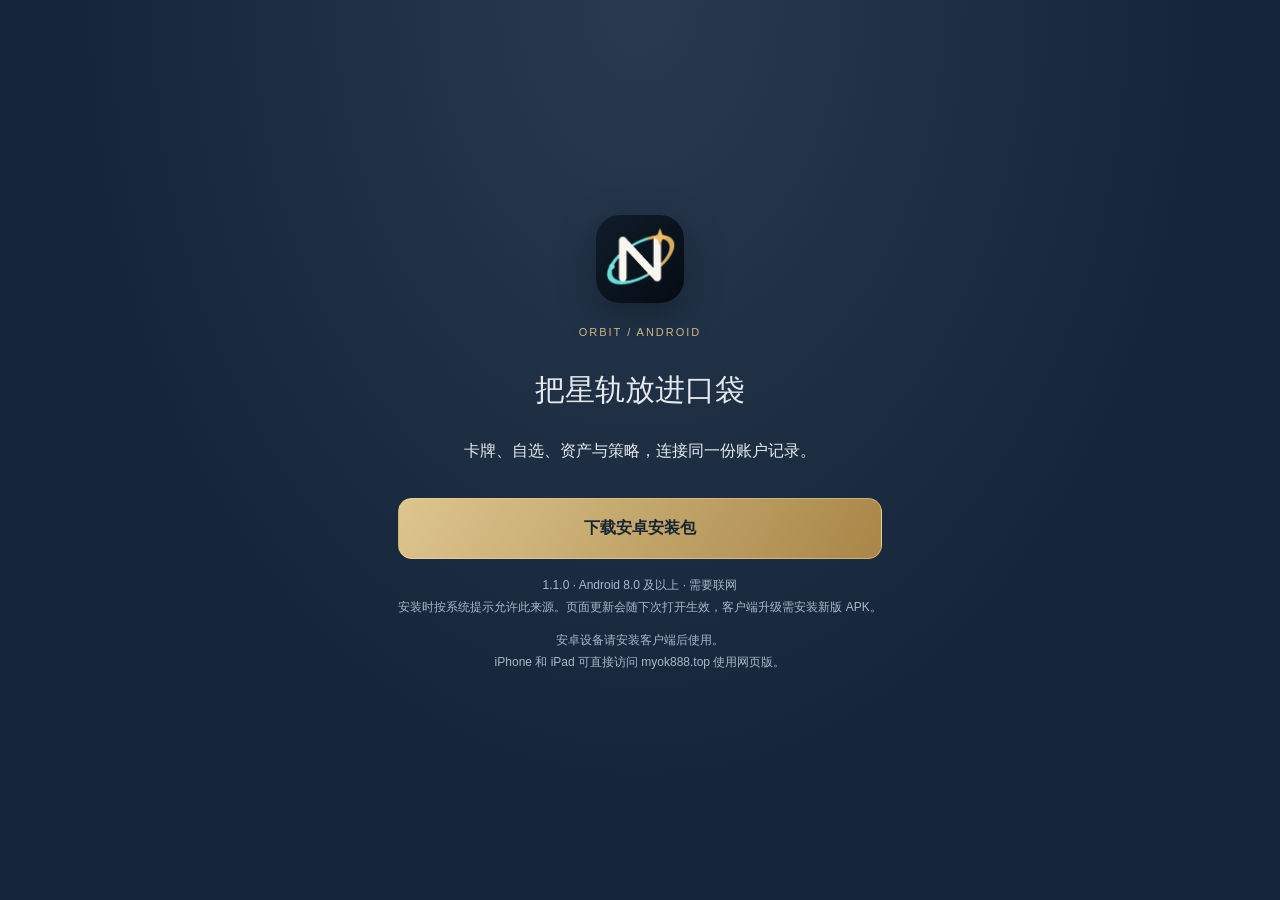
<file: download.html>
<!doctype html><html lang="zh-CN"><head><meta charset="utf-8"><meta name="viewport" content="width=device-width, initial-scale=1, viewport-fit=cover"><meta name="theme-color" content="#263c58"><script src="/assets/device-platform.js"></script><title>下载星轨 · 安卓客户端</title><link rel="stylesheet" href="/assets/download.css"></head><body><main><img src="/assets/icon.png" width="88" height="88" alt="星轨"><p class="eyebrow">ORBIT / ANDROID</p><h1>把星轨放进口袋</h1><p>卡牌、自选、资产与策略，连接同一份账户记录。</p><a class="download" href="/downloads/orbit.apk" download="orbit.apk">下载安卓安装包</a><p class="details">1.1.0 · Android 8.0 及以上 · 需要联网<br>安装时按系统提示允许此来源。页面更新会随下次打开生效，客户端升级需安装新版 APK。</p><p class="iosDownloadNote">iPhone 和 iPad 可直接使用网页版，暂不提供 iOS 安装包。</p><a class="iosWebEntry" href="/">进入网页版</a><p class="details">安卓设备请安装客户端后使用。<br>iPhone 和 iPad 可直接访问 myok888.top 使用网页版。</p></main></body></html>
</file>
<file: assets/download.css>
*{box-sizing:border-box}html{min-height:100%;background:#263c58}body{min-height:100dvh;margin:0;display:grid;place-items:center;padding:calc(env(safe-area-inset-top) + 32px) 24px calc(env(safe-area-inset-bottom) + 32px);background:radial-gradient(ellipse at 50% 0,#65759144,transparent 65%),#142539;color:#e6e9ee;font:16px/1.8 -apple-system,BlinkMacSystemFont,'PingFang SC',sans-serif}main{max-width:520px;text-align:center}img{border-radius:24px;box-shadow:0 12px 40px #0005}h1{font-weight:500;font-size:30px}.eyebrow{font-size:11px;letter-spacing:.18em;color:#cfb784}.download{display:block;margin:32px 0 16px;padding:15px 22px;border:1px solid #f4db9c77;border-radius:14px;background:linear-gradient(120deg,#ddc58e,#a98648);color:#182431;text-decoration:none;font-weight:650}.details{font-size:12px;color:#a9b8c9}a{color:#d5c292}

.iosDownloadNote{display:none}html[data-os="ios"] .download{display:none}html[data-os="ios"] .iosDownloadNote{display:block;font-size:13px;color:#d5c292}

html[data-client="apk"] .download{display:none}

.iosWebEntry{display:none}html[data-os="ios"] .iosWebEntry{display:inline-block}
</file>
